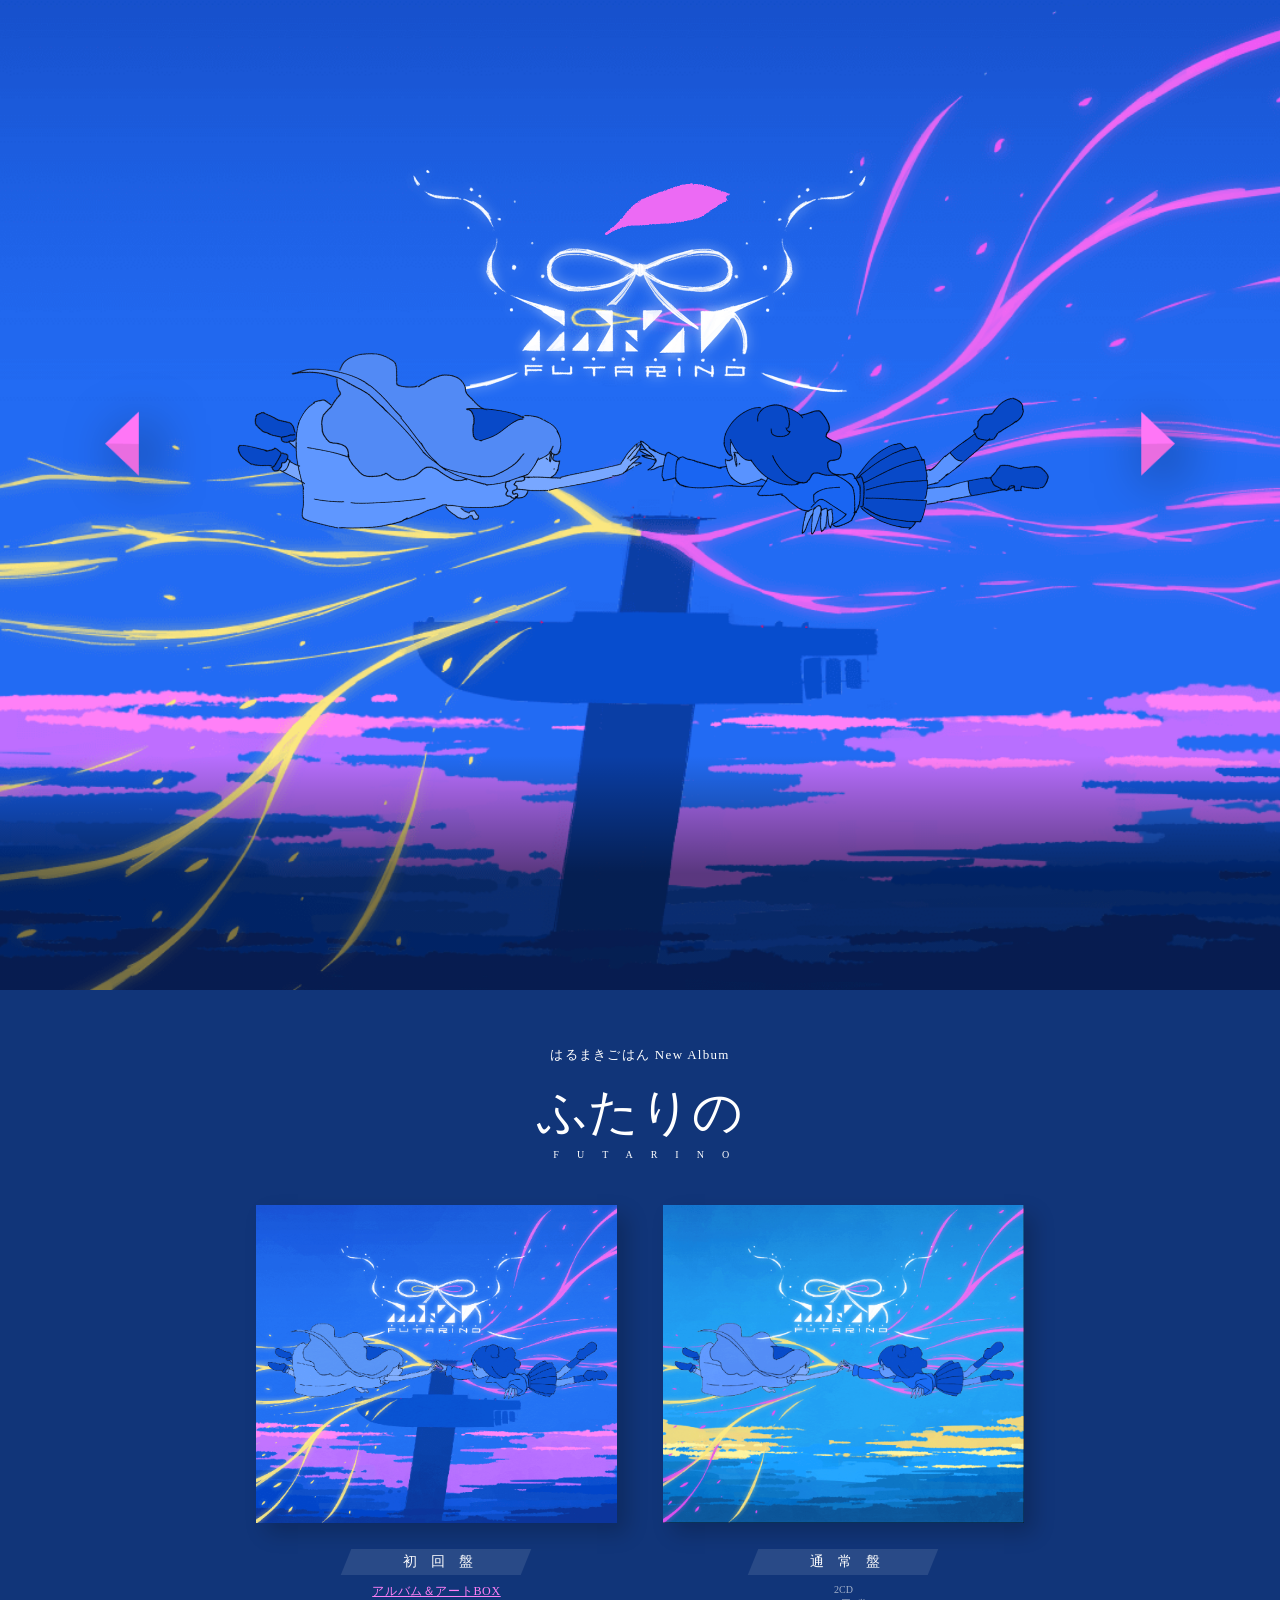
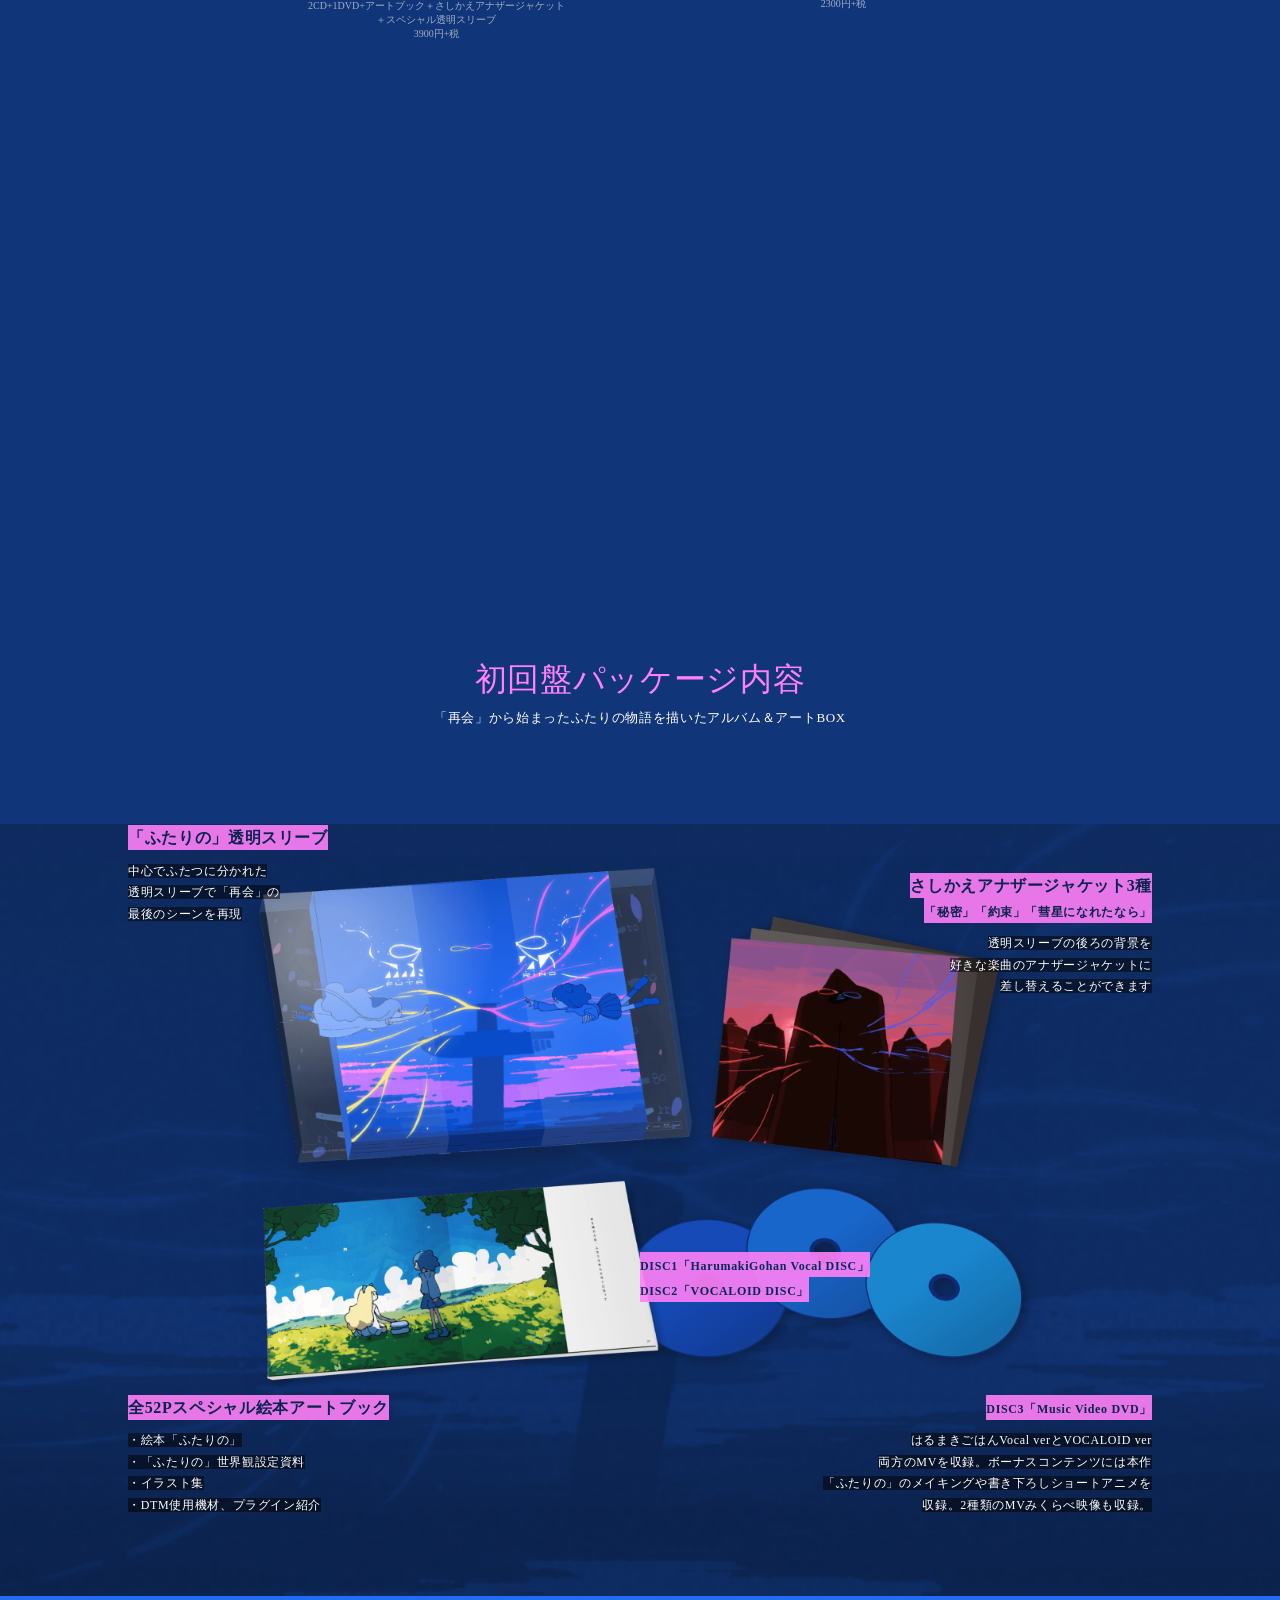
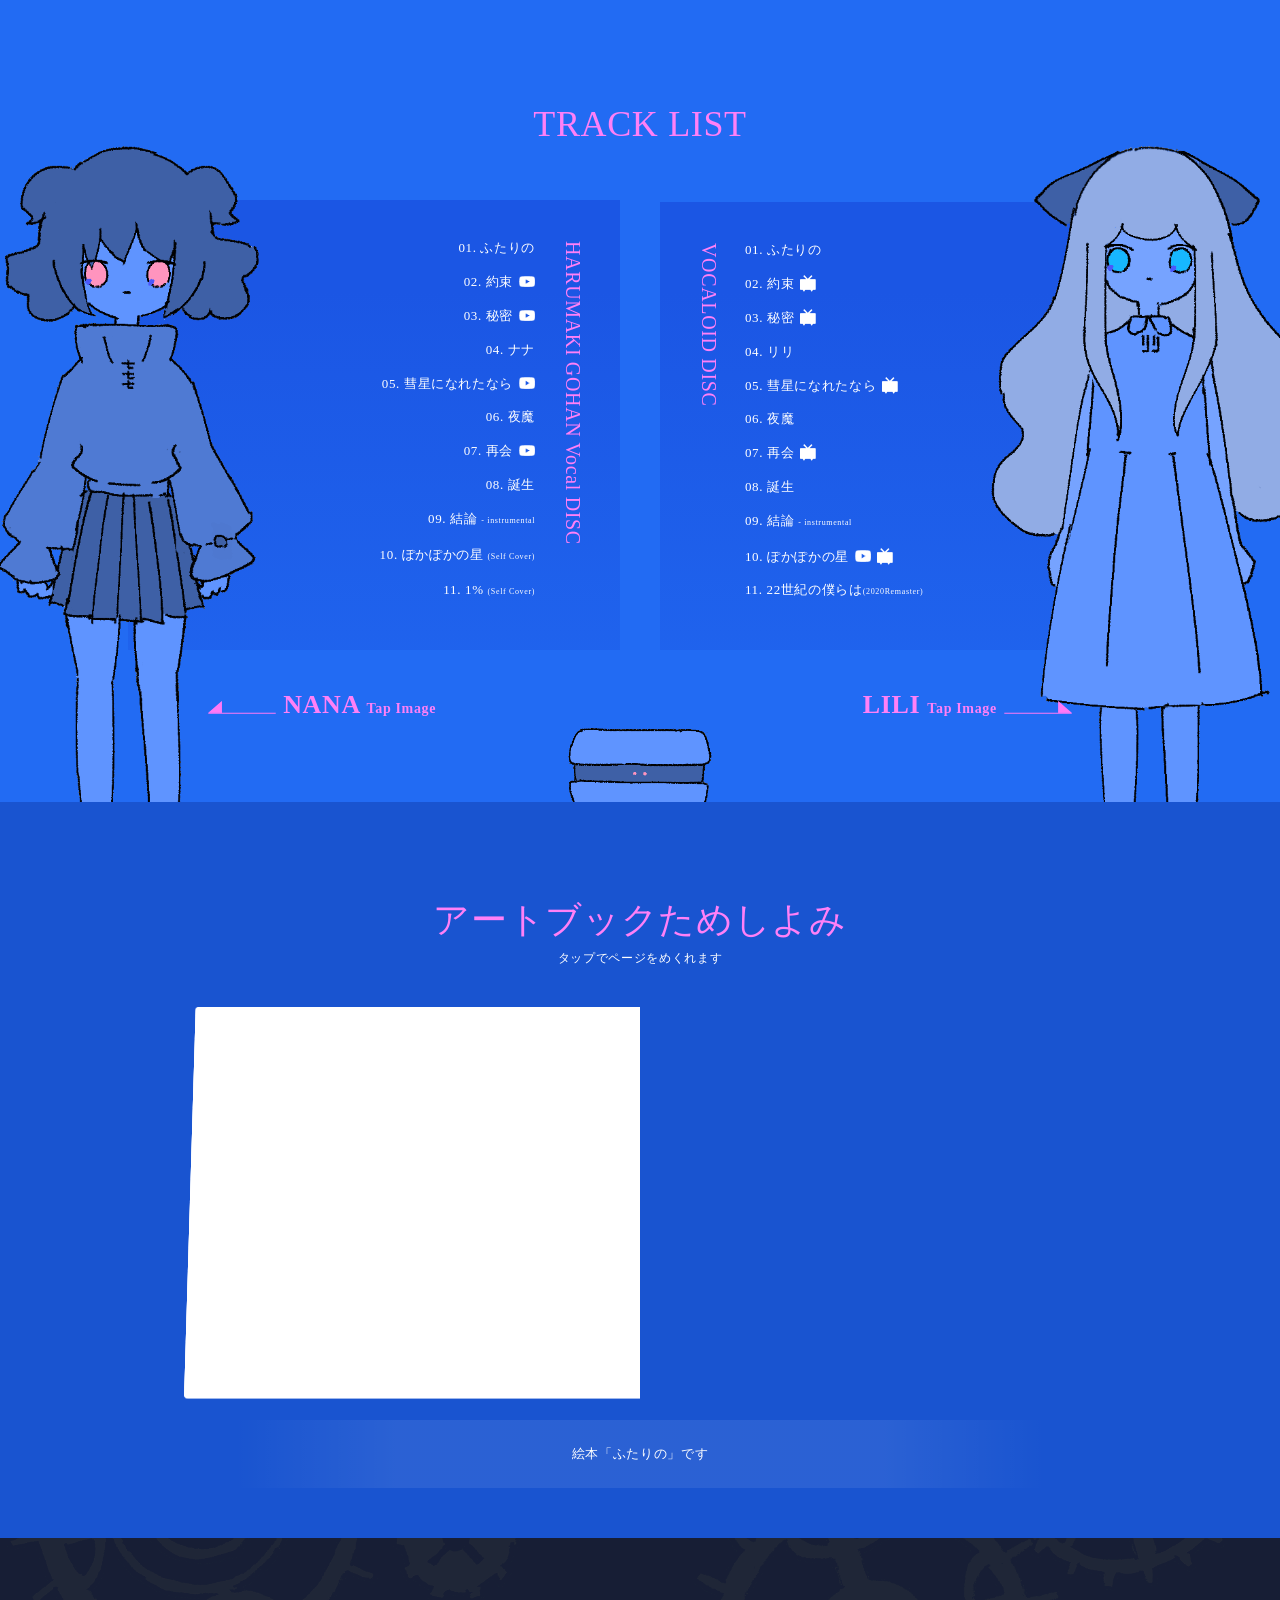
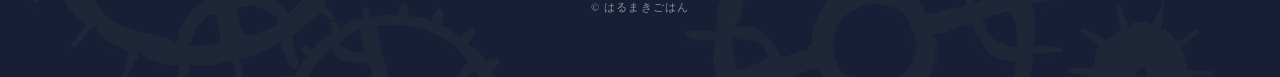
<file: index.html>
<!doctype html>
<html lang="ja">
<head>
  <meta charset="UTF-8" />
  <meta name="viewport" content="width=device-width, initial-scale=1.0" />
  <title>ふたりの / はるまきごはん New Album</title>
  <meta property="og:title" content="はるまきごはんNewアルバム「ふたりの」" />
  <meta property="og:image" content="./assets/img.png" />
  <meta name="description" content="はるまきごはんNewアルバム「ふたりの」特設サイト">
  <link rel="shortcut icon" type="image/x-icon" href="./assets/favicon.ico">
  <link rel="preload" href="./styles.css" as="style">
  <link rel="preload" href="./main.js" as="script">
  <link rel="preload" href="./assets/top_back.png" as="image">
  <link rel="preconnect" href="https://www.youtube.com">
  <link rel="preconnect" href="https://www.youtube-nocookie.com" crossorigin>
  <link rel="stylesheet" href="./styles.css" />
  <style>.loading{position:fixed;top:0;width:100%;height:100%;background-color:#226bf3;z-index:200;display:flex;justify-content:center;align-items:center;color:#fff;font-size:16px;letter-spacing:0.2em;transition:opacity 0.6s ease}.loading--hidden{opacity:0;pointer-events:none}</style>
</head>
<body>

  <!-- Loading -->
  <div class="loading" id="loading">Loading...</div>

  <div class="infi_wrap">

    <!-- ===== TOP (HERO) ===== -->
    <div class="top_wrap" id="topWrap">

      <div class="top_back_wrap" id="topBackWrap">
        <div class="top_back1"></div>
        <div class="top_back2"></div>
        <div class="top_back3"></div>
        <div class="top_back4"></div>
      </div>

      <div class="top_left" id="topLeft"></div>
      <div class="top_right" id="topRight"></div>

      <div class="top_jacket_wrap_wrap" id="jacketWrapWrap">
        <div class="top_jacket_wrap" id="jacketWrap">
          <div class="top_jacket_item" data-index="1"><img src="./assets/jacket1.png" class="top_jacket_img" alt="FUTARINO package artwork" width="1000" height="880"></div><!--
          --><div class="top_jacket_item" data-index="2"><img src="./assets/jacket2.png" class="top_jacket_img" alt="" width="1000" height="879"></div><!--
          --><div class="top_jacket_item" data-index="3"><img src="./assets/jacket3.png" class="top_jacket_img" alt="" width="1000" height="879"></div><!--
          --><div class="top_jacket_item" data-index="4"><img src="./assets/jacket4.png" class="top_jacket_img" alt="" width="1231" height="1082"></div>
        </div>
        <span class="top_another top_another_overlay" id="topAnother" aria-live="polite">
          "秘密"さしかえアナザージャケット
        </span>
        <div class="top_jacket_clear"><img src="./assets/jacket_clear.png" class="top_jacket_img" alt="" width="1400" height="1230"></div>
      </div>

      <img src="./assets/effect.png" class="top_effect" id="topEffect" alt="">
      <img src="./assets/hana.gif" class="top_hana" id="topHana" alt="">

      <div class="top_arrow_l_wrap" id="arrowLWrap">
        <button type="button" class="top_arrow_btn top_arrow_l" id="arrowL" aria-label="上一张">
          <img src="./assets/arrow_l.png" class="top_arrow_img" alt="">
        </button>
      </div>
      <div class="top_arrow_r_wrap" id="arrowRWrap">
        <button type="button" class="top_arrow_btn top_arrow_r" id="arrowR" aria-label="下一张">
          <img src="./assets/arrow_r.png" class="top_arrow_img" alt="">
        </button>
      </div>

      <div class="width_wrap">
        <img src="./assets/release.png" class="top_release" id="topRelease" alt="Release 2020.8.26">
        <div class="top_icon_wrap" id="topIconWrap">
          <img src="./assets/icon_haguruma.png" class="top_icon_haguruma" id="topHaguruma" alt="">
          <img src="./assets/icon.png" class="top_icon" id="topIcon" alt="">
        </div>
      </div>

      <div class="top_gra"></div>
    </div>

    <!-- ===== JACKET INFO ===== -->
    <div class="jacket_wrap">
      <div class="jacket_title_wrap fade">
        <span class="top_newalbum">はるまきごはん New Album</span>
        <span class="top_title">ふたりの</span>
        <span class="top_title_2">&nbsp;FUTARINO</span>
      </div>

      <div class="top_jacket2_wrap fade">
        <div class="jacket_s">
          <img src="./assets/shokai.png" alt="初回盤" loading="lazy">
          <span class="jacket_bar"><span class="jacket_bar_inner">&nbsp;初回盤</span></span>
          <a href="#shokai"><span class="pink underline">アルバム＆アートBOX</span></a>
          <span class="jacket_price">2CD+1DVD+アートブック<br class="sp">＋さしかえアナザージャケット<br>＋スペシャル透明スリーブ<br>3900円+税</span>
        </div><!--
        --><div class="jacket_t">
          <img src="./assets/tsuujou.png" alt="通常盤" loading="lazy">
          <span class="jacket_bar"><span class="jacket_bar_inner">&nbsp;通常盤</span></span>
          <span class="jacket_price">2CD<br>2300円+税</span>
        </div>
      </div>

      <div class="cf_width">
        <div class="cf_wrap">
          <iframe data-src="https://www.youtube.com/embed/dBviac7g2b0" class="cf fade" frameborder="0" allow="accelerometer; autoplay; encrypted-media; gyroscope; picture-in-picture" allowfullscreen></iframe>
        </div>
      </div>

      <span id="shokai" class="shokai_title fade">初回盤パッケージ内容</span>
      <span class="shokai_comment fade">「再会」から始まったふたりの物語を描いた<br class="sp">アルバム＆アートBOX</span>
    </div>

    <!-- ===== 3D SHOWCASE ===== -->
    <div class="threed_wrap">
      <div class="threed_width">
        <img src="./assets/3d.png" class="threed_3d fade" alt="3D product" loading="lazy">
        <img src="./assets/3d_sp.png" class="threed_3d_sp fade" alt="3D product" loading="lazy">

        <div class="threed_text_1 fade">
          <span class="threed_text_midashi">「ふたりの」透明スリーブ</span><br>
          <div class="threed_text_text_wrap">
            <span class="threed_text_text">中心でふたつに分かれた<br>透明スリーブで「再会」の<br>最後のシーンを再現</span>
          </div>
        </div>

        <div class="threed_text_2 fade">
          <span class="threed_text_midashi">
            さしかえアナザージャケット3種<br>
            <span class="threed_s">「秘密」「約束」「彗星になれたなら」</span>
          </span><br>
          <div class="threed_text_text_wrap">
            <span class="threed_text_text">透明スリーブの後ろの背景を<br>好きな楽曲のアナザージャケットに<br>差し替えることができます</span>
          </div>
        </div>

        <div class="threed_text_3 fade">
          <span class="threed_text_midashi">全52Pスペシャル絵本アートブック</span><br>
          <div class="threed_text_text_wrap">
            <span class="threed_text_text">・絵本「ふたりの」<br>・「ふたりの」世界観設定資料<br>・イラスト集<br>・DTM使用機材、プラグイン紹介</span>
          </div>
        </div>

        <div class="threed_text_4 fade">
          <span class="threed_text_midashi">
            <span class="threed_s">DISC1「HarumakiGohan Vocal DISC」<br>DISC2「VOCALOID DISC」</span>
          </span>
        </div>

        <div class="threed_text_5 fade">
          <span class="threed_text_midashi">
            <span class="threed_s">DISC3「Music Video DVD」</span>
          </span><br>
          <div class="threed_text_text_wrap">
            <span class="threed_text_text">はるまきごはんVocal verとVOCALOID ver<br>両方のMVを収録。ボーナスコンテンツには本作<br>「ふたりの」のメイキングや書き下ろしショートアニメを<br>収録。2種類のMVみくらべ映像も収録。</span>
          </div>
        </div>
      </div>
    </div>

    <!-- ===== TRACK LIST ===== -->
    <div class="list_wrap">
      <div class="list_width">
        <span class="list_title fade">TRACK LIST</span>

        <div class="list_gohan_wrap fade">
          <div class="list_gohan_text">
            01. ふたりの<br>
            02. 約束<a href="https://youtu.be/hL-lijONWFI" target="_blank"><img src="./assets/icon_yt.png" class="list_icon"></a><br>
            03. 秘密<a href="https://youtu.be/5gORqImwmj0" target="_blank"><img src="./assets/icon_yt.png" class="list_icon"></a><br>
            04. ナナ<br>
            05. 彗星になれたなら<a href="https://youtu.be/8jVXc6N4muc" target="_blank"><img src="./assets/icon_yt.png" class="list_icon"></a><br>
            06. 夜魔<br>
            07. 再会<a href="https://youtu.be/U0bTlwXLUmM" target="_blank"><img src="./assets/icon_yt.png" class="list_icon"></a><br>
            08. 誕生<br>
            09. 結論 <span class="list_s">- instrumental</span><br>
            10. ぽかぽかの星 <span class="list_s">(Self Cover)</span><br>
            11. 1% <span class="list_s">(Self Cover)</span>
          </div>
          <div class="list_gohan_title">
            HARUMAKI GOHAN Vocal DISC
          </div>
        </div><!--

        --><div class="list_vocalo_wrap fade">
          <div class="list_vocalo_title">
            VOCALOID DISC
          </div>
          <div class="list_gohan_text">
            01. ふたりの<br>
            02. 約束<a href="https://www.nicovideo.jp/watch/sm35680547" target="_blank"><img src="./assets/icon_nico.png" class="list_icon"></a><br>
            03. 秘密<a href="https://www.nicovideo.jp/watch/sm36748469" target="_blank"><img src="./assets/icon_nico.png" class="list_icon"></a><br>
            04. リリ<br>
            05. 彗星になれたなら<a href="https://www.nicovideo.jp/watch/sm37052227" target="_blank"><img src="./assets/icon_nico.png" class="list_icon"></a><br>
            06. 夜魔<br>
            07. 再会<a href="https://www.nicovideo.jp/watch/sm35330510" target="_blank"><img src="./assets/icon_nico.png" class="list_icon"></a><br>
            08. 誕生<br>
            09. 結論 <span class="list_s">- instrumental</span><br>
            10. ぽかぽかの星<a href="https://youtu.be/LxC0kD-GuBQ" target="_blank"><img src="./assets/icon_yt.png" class="list_icon"></a><a href="https://www.nicovideo.jp/watch/sm36109927" target="_blank"><img src="./assets/icon_nico.png" class="list_icon"></a><br>
            11. 22世紀の僕らは<span class="list_s">(2020Remaster)</span>
          </div>
        </div>

        <div class="list_nana fade_nana"><img src="./assets/nana.gif" loading="lazy"></div>
        <div class="list_lili fade_lili"><img src="./assets/lili.gif" loading="lazy"></div>
        <div class="list_macaron fade_50per"><img src="./assets/macaron.gif" loading="lazy"></div>

        <span class="list_name list_name_nana fade"><img src="./assets/list_arrow_l.png" class="list_arrow_l" loading="lazy">&nbsp;NANA <span class="list_tap">Tap Image</span></span>
        <span class="list_name list_name_lili fade">LILI <span class="list_tap">Tap Image</span>&nbsp;<img src="./assets/list_arrow_r.png" class="list_arrow_r" loading="lazy"></span>
      </div>
    </div>

    <!-- ===== CHARACTER MODALS ===== -->
    <div class="modal modal_gohan_wrap" id="modalGohan">
      <div class="modal_bg"></div>
      <div class="modal_width_gohan">
        <div class="modal_gohan_frame">
          <div class="modal_gohan_bg"></div>
          <div class="modal_frame_inner">
            <span class="modal_name">はるまきごはん</span><br>
            Music / Illust / Animation<br>好きなもの：ばあちゃんち
          </div>
        </div>
        <img src="./assets/icon.png" class="modal_gohan_img" id="modalGohanImg" loading="lazy">
      </div>
    </div>

    <div class="modal modal_nana_wrap" id="modalNana">
      <div class="modal_bg"></div>
      <div class="modal_width_nana">
        <div class="modal_nana_frame">
          <div class="modal_nana_bg" data-bg="./assets/nana_bg.png"></div>
          <div class="modal_frame_inner">
            <span class="modal_name">ナナ</span>&nbsp;-&nbsp;NANA<br>
            真面目で努力家だけど<br class="sp">上手く行かない事が多い<br>
            お父さんから貰ったお掃除ロボ<br class="sp">「マカロン」を飼っている<br>
            好きなもの：夜
          </div>
        </div>
        <img src="./assets/nana.gif" class="modal_nana_img" id="modalNanaImg" loading="lazy">
      </div>
    </div>

    <div class="modal modal_lili_wrap" id="modalLili">
      <div class="modal_bg"></div>
      <div class="modal_width_lili">
        <div class="modal_lili_frame">
          <div class="modal_lili_bg" data-bg="./assets/lili_bg.png"></div>
          <div class="modal_frame_inner">
            <span class="modal_name">リリ</span>&nbsp;-&nbsp;LILI<br>
            わりとなんでも<br class="sp">こなしてしまう天才肌<br>
            お金持ちの家に産まれた<br>
            好きなもの：おにぎり
          </div>
        </div>
        <img src="./assets/lili.gif" class="modal_lili_img" id="modalLiliImg" loading="lazy">
      </div>
    </div>

    <div class="modal modal_macaron_wrap" id="modalMacaron">
      <div class="modal_bg"></div>
      <div class="modal_width_macaron">
        <div class="modal_macaron_frame">
          <div class="modal_macaron_bg" data-bg="./assets/macaron_bg.png"></div>
          <div class="modal_frame_inner">
            <span class="modal_name">マカロン</span>&nbsp;-&nbsp;MACARON<br>
            ナナの部屋をお掃除し続けてきたお掃除ロボ<br>
            お掃除以外にも色々な機能がある<br>
            好きなもの：ハッピーエンド
          </div>
        </div>
        <img src="./assets/macaron.gif" class="modal_macaron_img" id="modalMacaronImg" loading="lazy">
      </div>
    </div>

    <!-- ===== ARTBOOK ===== -->
    <div class="artbook_wrap">
      <span class="artbook_title fade">アートブックためしよみ</span>
      <span class="artbook_sub fade">タップでページをめくれます</span>

      <div class="fade">
        <div class="book_wrap">
          <div class="book bound">
            <div class="pages" id="bookPages">
              <div class="page pg1 flipped"><img src="./assets/jacket1.png" class="pageimg" loading="lazy" width="1000" height="880"></div>
              <div class="page pg2 flipped"><img src="./assets/img2.png" class="pageimg" loading="lazy" width="1400" height="1229"></div>
              <div class="page pg3 flipped"><img src="./assets/img3.png" class="pageimg" loading="lazy" width="1400" height="1229"></div>
              <div class="page pg4 flipped"><img src="./assets/img4.png" class="pageimg" loading="lazy" width="1400" height="1229"></div>
              <div class="page pg5 flipped"><img src="./assets/img5.png" class="pageimg" loading="lazy" width="1400" height="1229"></div>
              <div class="page pg6 flipped"><img src="./assets/img6.png" class="pageimg" loading="lazy" width="1400" height="1229"></div>
              <div class="page pg7 flipped"><img src="./assets/img7.png" class="pageimg" loading="lazy" width="1400" height="1229"></div>
              <div class="page pg8 flipped"><img src="./assets/img8.png" class="pageimg" loading="lazy" width="1400" height="1229"></div>
              <div class="page pg9 flipped"><img src="./assets/img9.png" class="pageimg" loading="lazy" width="1400" height="1229"></div>
              <div class="page pg10 flipped"><img src="./assets/img10.png" class="pageimg" loading="lazy" width="1400" height="1229"></div>
              <div class="page pg11"><img src="./assets/img11.png" class="pageimg" loading="lazy" width="1400" height="1229"></div>
              <div class="page pg12"><img src="./assets/img12.png" class="pageimg" loading="lazy" width="806" height="708"></div>
            </div>
          </div>
        </div>

        <div class="artbook_width">
          <div class="page_text">
            <span class="page_text1">ためしよみ　おしまい</span>
            <span class="page_text2">はるまきごはんの音楽・映像のメイキング・使用機材を解説したり、<br class="pc">イラスト集があったりと、豪華な全52Pアートブックです</span>
            <span class="page_text3">世界観設定資料「わたしたちが生きた世界」です</span>
            <span class="page_text4">絵本は歌詞ブックレットも兼ねてます</span>
            <span class="page_text5">不穏な空気</span>
            <span class="page_text6">絵本「ふたりの」です</span>
            <span class="page_text7">ためしよみ　スペシャルアートブック</span>
          </div>
        </div>
      </div>
    </div>

    <!-- ===== FOOTER ===== -->
    <div class="footer">
      <p class="footer_text">&copy; はるまきごはん</p>
    </div>

  </div>

  <script src="./main.js" defer></script>
</body>
</html>
</file>
<file: styles.css>
/* ========================================
   RESET & BASE
   ======================================== */
* { box-sizing: border-box; }
ul { padding-left: 0; }
li { list-style: none; }

html, body {
  margin: 0;
  padding: 0;
  min-height: 100%;
}

body {
  background-color: #226bf3;
  color: #fff;
  font-size: 13px;
  line-height: 1.8em;
  letter-spacing: 0.05em;
  font-family: "游明朝", YuMincho, "ヒラギノ明朝 ProN W3", "Hiragino Mincho ProN", "Yu Mincho", "Times New Roman", Georgia, serif;
  text-align: center;
  overflow-x: hidden;
}

a { color: #ff80f7; text-decoration: none; }
img { margin: 0; padding: 0; vertical-align: bottom; max-width: 100%; }
p { margin: 0; }
.underline { text-decoration: underline; }

.sp { display: none; }
.pc { display: block; }

@media screen and (max-width: 768px) {
  .sp { display: block; }
  .pc { display: none; }
}

/* ========================================
   LOADING
   ======================================== */
.loading {
  position: fixed;
  top: 0;
  width: 100%;
  height: 100%;
  background-color: #226bf3;
  z-index: 200;
  display: flex;
  justify-content: center;
  align-items: center;
  color: #fff;
  font-size: 16px;
  letter-spacing: 0.2em;
  transition: opacity 0.6s ease;
}

.loading--hidden {
  opacity: 0;
  pointer-events: none;
}

/* ========================================
   TOP (HERO SECTION)
   ======================================== */
.top_wrap {
  position: relative;
  width: 100%;
  height: calc(100vh + 10vh);
  text-align: center;
  overflow: hidden;
  background-color: #226bf3;
}

@media screen and (max-width: 830px), (orientation: portrait) {
  .top_wrap { height: 100vw; }
}

/* --- Background layers --- */
.top_back_wrap {
  position: absolute;
  width: 100%;
  height: 100%;
  top: 0;
}

.top_back1, .top_back2, .top_back3, .top_back4 {
  position: absolute;
  width: 100%;
  height: calc(100vh + 10vh);
  top: 0;
  background-position: center top;
  background-repeat: no-repeat;
  background-size: auto calc(100vh + 260px);
  transition: opacity 0.5s ease;
}

@media screen and (min-aspect-ratio: 2/1) {
  .top_back1, .top_back2, .top_back3, .top_back4 {
    background-size: calc(100% + 320px) auto;
  }
}

.top_back1 {
  background-image: url("./assets/top_back.png");
}

.top_back2 {
  display: none;
  background-image: url("./assets/top_back2.png");
}

.top_back3 {
  display: none;
  background-image: url("./assets/top_back3.png");
}

.top_back4 {
  display: none;
  background-image: url("./assets/top_back4.png");
}

@media screen and (max-width: 830px), (orientation: portrait) {
  .top_back1, .top_back2, .top_back3, .top_back4 {
    height: 100%;
    background-size: 100% auto;
  }
  .top_back1 { background-image: url("./assets/top_back_sp.png"); }
  .top_back2 { background-image: url("./assets/top_back2_sp.png"); }
  .top_back3 { background-image: url("./assets/top_back3_sp.png"); }
  .top_back4 { background-image: url("./assets/top_back4_sp.png"); }
}

/* --- Side characters --- */
.top_left {
  position: absolute;
  top: 0;
  left: -25%;
  width: 50%;
  height: 100vh;
  opacity: 0;
  background-position: right center;
  background-repeat: no-repeat;
  background-size: contain;
  background-image: url("./assets/top_left.png");
  transition: filter 0.8s ease;
}

.top_left--blur {
  filter: blur(6px);
}

.top_right {
  position: absolute;
  top: 0;
  right: -25%;
  width: 50%;
  height: 100vh;
  opacity: 0;
  background-position: left center;
  background-repeat: no-repeat;
  background-size: contain;
  background-image: url("./assets/top_right.png");
  transition: filter 0.8s ease;
}

.top_right--blur {
  filter: blur(6px);
}

@media screen and (max-width: 830px), (orientation: portrait) {
  .top_left {
    background-image: url("./assets/top_left_sp.png");
    top: 50%;
    transform: translateY(-50%);
  }
  .top_right {
    background-image: url("./assets/top_right_sp.png");
    top: 50%;
    transform: translateY(-50%);
  }
}

/* --- Jacket slider --- */
.top_jacket_wrap_wrap {
  position: relative;
  top: 50%;
  margin: 0 auto;
  opacity: 0;
  overflow: hidden;
  filter: drop-shadow(10px 10px 26px rgba(0, 0, 0, 0.6));
  transform: translateY(calc(-50% - 5vh)) translateZ(0);
  z-index: 5;
}

@media screen and (max-width: 830px), (orientation: portrait) {
  .top_jacket_wrap_wrap {
    top: 8%;
    transform: translateY(0);
  }
}

.top_jacket_wrap {
  position: relative;
  width: 500%;
  margin: 0 auto;
  font-size: 0;
  white-space: nowrap;
}

.top_jacket_item {
  position: relative;
  display: inline-block;
  width: calc(100% / 5);
  vertical-align: top;
  text-align: center;
}

.top_jacket_clear {
  position: absolute;
  width: 100%;
  top: 0;
  left: 0;
  transform: translateZ(0);
  pointer-events: none;
}

.top_jacket_img {
  height: 85vh;
  width: auto;
}

@media screen and (max-width: 830px), (orientation: portrait) {
  .top_jacket_img {
    width: 84%;
    height: auto;
  }
}

.top_another {
  position: absolute;
  width: 50%;
  padding: 6px;
  top: 20px;
  left: 50%;
  transform: translateX(-50%);
  z-index: 10;
  background: linear-gradient(to left, rgba(255,255,255,0) 0%, rgba(255,255,255,0.2) 20%, rgba(255,255,255,0.2) 80%, rgba(255,255,255,0) 100%);
  white-space: nowrap;
}

@media screen and (max-width: 425px) {
  .top_another {
    width: 80%;
    padding: 0;
    top: 10px;
    font-size: 10px;
  }
}

.top_another_overlay {
  display: none;
  left: 50%;
  transform: translateX(-50%);
  pointer-events: none;
  z-index: 12;
}

.top_another_overlay.is-visible {
  display: block;
}

/* --- Effect / Hana overlay --- */
.top_effect, .top_hana {
  display: none;
  position: absolute;
  pointer-events: none;
  z-index: 6;
}

.top_effect {
  width: 10%;
  top: calc(50% - 10vh);
  left: 50%;
  transform: translateX(-50%) translateY(-50%);
}

.top_hana {
  width: 100%;
  top: calc(50% - 10vh);
  left: 50%;
  transform: translateX(-50%) translateY(-50%);
}

@media screen and (max-width: 425px) {
  .top_effect {
    top: calc(50% - 4%);
    transform: translateX(-50%) translateY(-50%);
  }
}

/* --- Arrows --- */
.top_arrow_l_wrap, .top_arrow_r_wrap {
  z-index: 100;
  position: absolute;
  top: 0;
  width: 100%;
  height: 100%;
  pointer-events: none;
}

.top_arrow_l_wrap { left: 0; }
.top_arrow_r_wrap { right: 0; }

@media screen and (max-width: 830px), (orientation: portrait) {
  .top_arrow_l_wrap, .top_arrow_r_wrap { top: 8%; }
}

.top_arrow_btn {
  display: block;
  padding: 0;
  border: 0;
  background: transparent;
  appearance: none;
  -webkit-appearance: none;
  opacity: 1;
  transition: transform 180ms ease, filter 180ms ease, opacity 180ms ease;
}

.top_arrow_l, .top_arrow_r {
  display: block;
  position: absolute;
  top: 40%;
  width: 80px;
  height: auto;
  cursor: pointer;
  filter: drop-shadow(10px 10px 26px rgba(0, 0, 0, 0.6));
  pointer-events: auto;
}

.top_arrow_btn:focus-visible {
  outline: 2px solid rgba(255, 255, 255, 0.9);
  outline-offset: 4px;
}

.top_arrow_btn:hover {
  filter: brightness(1.08);
}

.top_arrow_btn:active {
  transform: translateY(-50%) scale(0.96);
}

.top_arrow_img {
  /* margin: 120px 0 0 0 ; */
  display: block;
  width: 100%;
  height: auto;
}

.top_arrow_l {
  left: calc(50% - 62vh);
  transform: translateY(-50%);
  animation: arrowMoveR 2s ease infinite;
}

.top_arrow_r {
  right: calc(50% - 62vh);
  transform: translateY(-50%);
  animation: arrowMoveL 2s ease infinite;
}

@keyframes arrowMoveR {
  0%, 100% { transform: translateY(-50%) translateX(0); }
  50% { transform: translateY(-50%) translateX(16px); }
}

@keyframes arrowMoveL {
  0%, 100% { transform: translateY(-50%) translateX(0); }
  50% { transform: translateY(-50%) translateX(-16px); }
}

@media screen and (max-width: 1024px) {
  .top_arrow_l { left: 3vw; }
  .top_arrow_r { right: 3vw; }
}

@media screen and (max-width: 830px), (orientation: portrait) {
  .top_arrow_l { left: 1vw; }
  .top_arrow_r { right: 1vw; }
}

@media screen and (max-width: 425px) {
  .top_arrow_l, .top_arrow_r { width: 58px; }
  .top_arrow_l { left: -2vw; animation: arrowMoveR_sp 2s ease infinite; }
  .top_arrow_r { right: -2vw; animation: arrowMoveL_sp 2s ease infinite; }
}

@keyframes arrowMoveR_sp {
  0%, 100% { transform: translateY(-50%) translateX(0); }
  50% { transform: translateY(-50%) translateX(10px); }
}

@keyframes arrowMoveL_sp {
  0%, 100% { transform: translateY(-50%) translateX(0); }
  50% { transform: translateY(-50%) translateX(-10px); }
}

/* --- Bottom bar (release + icon) --- */
.width_wrap {
  position: absolute;
  width: calc(100% - 32px);
  bottom: 10vh;
  left: 50%;
  transform: translateX(-50%);
  max-width: 1024px;
  z-index: 10;
}

@media screen and (max-width: 830px), (orientation: portrait) {
  .width_wrap { bottom: 5vh; }
}

.top_release {
  display: none;
  position: absolute;
  bottom: 3vh;
  left: 0;
  height: 16vh;
}

@media screen and (max-width: 830px), (orientation: portrait) {
  .top_release {
    bottom: 0;
    width: 45%;
    height: auto;
  }
}

.top_gra {
  position: absolute;
  width: 100%;
  bottom: 0;
  left: 0;
  height: 26vh;
  background: linear-gradient(rgba(0,0,0,0), rgba(0,0,0,0.5) 50%);
  z-index: 0;
}

.top_icon_wrap {
  display: none;
  position: absolute;
  bottom: 3vh;
  right: 0;
  width: 152px;
  height: 152px;
  filter: drop-shadow(0 0 2px rgba(255, 255, 255, 0.3));
  transform: translateZ(0);
  overflow: hidden;
  cursor: pointer;
}

@media screen and (max-width: 830px), (orientation: portrait) {
  .top_icon_wrap {
    bottom: -6px;
    width: 25%;
    height: 25%;
    overflow: visible;
  }
}

.top_icon_haguruma, .top_icon {
  position: absolute;
  width: 100%;
  bottom: 0;
  right: 0;
}

/* ========================================
   JACKET INFO SECTION
   ======================================== */
.top_newalbum {
  display: block;
  letter-spacing: 0.1em;
  line-height: 1em;
}

@media screen and (max-width: 767px) {
  .top_newalbum { font-size: 12px; }
}

.top_title {
  display: block;
  font-size: 50px;
  line-height: 1em;
  margin-top: 26px;
}

@media screen and (max-width: 767px) {
  .top_title { font-size: 36px; margin-top: 20px; }
}

.top_title_2 {
  display: block;
  font-size: 10px;
  line-height: 1.6em;
  letter-spacing: 1.8em;
  margin-top: 10px;
  margin-bottom: 42px;
}

@media screen and (max-width: 767px) {
  .top_title_2 { font-size: 8px; letter-spacing: 1.6em; }
}

.jacket_wrap {
  position: relative;
  margin-top: 0;
  padding-top: 58px;
  background-color: rgba(0, 0, 0, 0.5);
  padding-bottom: 100px;
}

@media screen and (max-width: 767px) {
  .jacket_wrap {
    padding-top: 20px;
    overflow: hidden;
    padding-bottom: calc(32px + 36px);
  }
}

.jacket_title_wrap {
  padding: 0 36px;
}

.top_jacket2_wrap {
  width: calc(100% - 72px);
  max-width: 768px;
  margin: 0 auto;
  z-index: 10;
}

@media screen and (max-width: 767px) {
  .top_jacket2_wrap { width: calc(100% - 32px); }
}

.jacket_t, .jacket_s {
  position: relative;
  display: inline-block;
  width: calc(50% - 3%);
  vertical-align: top;
}

@media screen and (max-width: 767px) {
  .jacket_t, .jacket_s {
    width: calc(50% - 8px);
    margin-bottom: 32px;
  }
}

.jacket_s { margin-right: 6%; }

@media screen and (max-width: 767px) {
  .jacket_s { margin-right: 16px; }
}

.jacket_s img, .jacket_t img {
  width: 100%;
  box-shadow: 10px 10px 20px rgba(0, 0, 0, 0.2);
}

.jacket_bar {
  display: inline-block;
  width: 50%;
  height: 26px;
  margin-top: 26px;
  margin-bottom: 8px;
  font-size: 14px;
  letter-spacing: 1em;
  line-height: 26px;
  background-color: rgba(255, 255, 255, 0.1);
  transform: skew(-22deg, 0deg);
}

@media screen and (max-width: 767px) {
  .jacket_bar {
    width: 80%;
    height: 20px;
    font-size: 10px;
    line-height: 20px;
    margin-top: 16px;
  }
}

.jacket_bar_inner {
  display: block;
  transform: skew(22deg, 0deg);
}

.jacket_price {
  display: block;
  opacity: 0.6;
  font-size: 10px;
  line-height: 1.4em;
  letter-spacing: 0;
}

.pink {
  display: block;
  font-size: 12px;
  line-height: 1.4em;
}

/* --- YouTube embed --- */
.cf_width {
  width: 80%;
  max-width: 768px;
  height: auto;
  margin: 80px auto 0;
}

@media screen and (max-width: 768px) { .cf_width { margin-top: 26px; } }
@media screen and (max-width: 425px) { .cf_width { margin-top: 0; } }

.cf_wrap {
  position: relative;
  width: 100%;
  padding: 56.25% 0 0;
  margin: 36px auto 0;
}

.cf {
  position: absolute;
  top: 0;
  left: 0;
  width: 100%;
  height: 100%;
}

.shokai_title {
  display: block;
  margin-top: 110px;
  color: #ff80f7;
  font-size: 32px;
  line-height: 1em;
}

@media screen and (max-width: 768px) { .shokai_title { margin-top: 80px; font-size: 26px; } }
@media screen and (max-width: 425px) { .shokai_title { margin-top: 50px; font-size: 20px; } }

.shokai_comment {
  display: block;
  margin-top: 16px;
  line-height: 1em;
}

@media screen and (max-width: 425px) { .shokai_comment { font-size: 10px; } }

/* ========================================
   3D SHOWCASE SECTION
   ======================================== */
.threed_wrap {
  position: relative;
  width: 100%;
  background-position: center center;
  background-image: url("./assets/3d_back.png");
  background-repeat: no-repeat;
  background-size: cover;
}

.threed_width {
  position: relative;
  width: calc(100% - 10vw);
  max-width: 1024px;
  margin: 0 auto;
  padding: 100px 0;
}

@media screen and (max-width: 768px) {
  .threed_width { width: 100%; padding: 60px 20px; }
}

.threed_3d {
  width: 62vw;
  max-width: 800px;
  height: auto;
  margin: 0 auto;
  margin-top: -68px;
  margin-bottom: 94px;
  z-index: 10;
  position: relative;
}

.threed_3d_sp {
  display: none;
  width: 100%;
  height: auto;
  margin: 0 auto;
  margin-top: -36px;
  margin-bottom: 72px;
  z-index: 10;
  position: relative;
}

@media screen and (max-width: 768px) {
  .threed_3d { display: none; }
  .threed_3d_sp { display: inline-block; }
}

.threed_text_1, .threed_text_2, .threed_text_3, .threed_text_4, .threed_text_5 {
  position: absolute;
  z-index: 10;
}

.threed_text_1 { top: 2px; left: 0; text-align: left; }
.threed_text_2 { top: 50px; right: 0; text-align: right; }
.threed_text_3 { bottom: 80px; left: 0; text-align: left; }
.threed_text_4 { bottom: calc(20% + 140px); left: 50%; text-align: left; }
.threed_text_5 { bottom: 80px; right: 0; text-align: right; }

@media screen and (max-width: 768px) {
  .threed_text_1 { top: -10px; right: 0; text-align: right; }
  .threed_text_2 { top: 36vw; left: 0; text-align: left; }
  .threed_text_3 { top: 72vw; right: 0; text-align: right; }
  .threed_text_4 { bottom: calc(10vw + 104px); left: 0; }
  .threed_text_5 { bottom: 10vw; left: 0; text-align: left; }
}

@media screen and (max-width: 425px) {
  .threed_text_2 { top: 30vw; }
  .threed_text_3 { top: 64vw; }
  .threed_text_4 { bottom: calc(10vw + 85px); left: 0; }
}

.threed_text_midashi {
  font-size: 16px;
  color: #0b234e;
  font-weight: bold;
  background-color: #ff80f7;
  padding: 4px 0;
  opacity: 0.9;
}

@media screen and (max-width: 425px) { .threed_text_midashi { font-size: 12px; } }

.threed_s {
  font-size: 12px;
  line-height: 1.2em;
}

@media screen and (max-width: 768px) { .threed_s { font-size: 10px; } }

.threed_text_text_wrap {
  margin-top: 10px;
  line-height: 1.8em;
  font-size: 12px;
}

@media screen and (max-width: 425px) { .threed_text_text_wrap { margin-top: 6px; font-size: 10px; } }

.threed_text_text {
  background-color: rgba(0, 0, 0, 0.5);
}

@media screen and (max-width: 768px) {
  .threed_text_text {
    display: block;
    background-color: transparent;
    line-height: 1.4em;
  }
}

/* ========================================
   TRACK LIST SECTION
   ======================================== */
.list_wrap {
  position: relative;
  overflow: hidden;
}

.list_width {
  position: relative;
  width: 100%;
  max-width: 1024px;
  margin: 0 auto;
}

.list_title {
  display: block;
  margin-top: 110px;
  color: #ff80f7;
  font-size: 36px;
  line-height: 1em;
}

@media screen and (max-width: 767px) {
  .list_title { margin-top: 58px; font-size: 26px; }
}

.list_gohan_wrap {
  display: inline-block;
  margin-top: 58px;
  width: calc(50% - 2%);
  margin-right: 4%;
  margin-bottom: 152px;
  padding: 4% 3%;
  text-align: right;
  line-height: 2.6em;
  background: linear-gradient(rgba(27,86,228,1) 20%, rgba(27,86,228,0.4) 100%);
}

@media screen and (max-width: 767px) {
  .list_gohan_wrap {
    display: block;
    margin-top: 32px;
    margin-bottom: 94px;
    margin-right: auto;
    margin-left: 0;
    padding: 32px 26px;
    width: calc(100% - 42px);
    line-height: 2em;
  }
}

.list_vocalo_wrap {
  display: inline-block;
  margin-top: 58px;
  margin-bottom: 152px;
  width: calc(50% - 2%);
  padding: 4% 3%;
  text-align: left;
  line-height: 2.6em;
  background: linear-gradient(rgba(27,86,228,1) 20%, rgba(27,86,228,0.4) 100%);
}

@media screen and (max-width: 767px) {
  .list_vocalo_wrap {
    display: block;
    margin-left: auto;
    margin-right: 0;
    padding: 32px 26px;
    width: calc(100% - 36px);
    line-height: 2em;
    margin-bottom: 94px;
  }
}

.list_vocalo_title {
  display: inline-block;
  writing-mode: vertical-rl;
  font-size: 20px;
  color: #ff80f7;
  vertical-align: top;
  margin-right: 16px;
}

.list_gohan_title {
  display: inline-block;
  writing-mode: vertical-rl;
  font-size: 20px;
  color: #ff80f7;
  vertical-align: top;
  margin-left: 16px;
}

@media screen and (max-width: 900px) {
  .list_vocalo_title { font-size: 16px; margin-right: 10px; }
  .list_gohan_title { font-size: 16px; margin-left: 10px; }
}

.list_gohan_text {
  display: inline-block;
  margin-top: -10px;
}

@media screen and (max-width: 767px) { .list_gohan_text { font-size: 12px; } }
@media screen and (max-width: 320px) { .list_gohan_text { font-size: 10px; } }

.list_s { font-size: 8px; }

.list_icon {
  width: 16px;
  margin-top: -3px;
  margin-left: 6px;
  vertical-align: middle;
}

/* --- Character images --- */
.list_nana {
  position: absolute;
  top: 40px;
  left: calc(-340px / 2);
}

.list_lili {
  position: absolute;
  top: 40px;
  right: calc(-340px / 2);
}

.list_nana img {
  width: 340px;
  transition-duration: 0.5s;
  cursor: pointer;
}

.list_lili img {
  width: 340px;
  transition-duration: 0.5s;
  cursor: pointer;
}

.list_nana img:hover { transform: translateX(4%); }
.list_lili img:hover { transform: translateX(-4%); }

@media screen and (max-width: 900px) {
  .list_nana { left: calc(-230px / 2); }
  .list_lili { right: calc(-230px / 2); }
  .list_nana img { width: 230px; }
  .list_lili img { width: 230px; }
  .list_nana img:hover { transform: none; }
  .list_lili img:hover { transform: none; }
}

@media screen and (max-width: 767px) {
  .list_nana { left: calc(-180px / 2); }
  .list_lili { top: 480px; right: calc(-180px / 2); }
  .list_nana img { width: 180px; }
  .list_lili img { width: 180px; }
}

.list_name {
  font-size: 26px;
  line-height: 1em;
  color: #ff80f7;
  pointer-events: none;
  font-weight: bold;
}

@media screen and (max-width: 767px) {
  .list_name { font-size: 22px; }
}

.list_name_nana {
  display: inline-block;
  position: absolute;
  bottom: 80px;
  left: 80px;
}

.list_name_lili {
  display: inline-block;
  position: absolute;
  bottom: 80px;
  right: 80px;
}

@media screen and (max-width: 767px) {
  .list_name_nana { top: 424px; bottom: -50px; left: auto; right: 42px; }
  .list_name_lili { bottom: -50px; right: auto; left: 42px; }
}

.list_tap { font-size: 14px; }
@media screen and (max-width: 767px) { .list_tap { font-size: 12px; } }

.list_arrow_l {
  width: 68px;
  vertical-align: middle;
  animation: listArrowL 1.5s ease infinite;
}

.list_arrow_r {
  width: 68px;
  vertical-align: middle;
  animation: listArrowR 1.5s ease infinite;
}

@keyframes listArrowL {
  0%, 100% { transform: translateX(0); }
  50% { transform: translateX(-16px); }
}

@keyframes listArrowR {
  0%, 100% { transform: translateX(0); }
  50% { transform: translateX(16px); }
}

@media screen and (max-width: 767px) {
  .list_arrow_l, .list_arrow_r { width: 36px; }
}

.list_macaron {
  position: absolute;
  width: 14%;
  min-width: 130px;
  min-height: 74px;
  bottom: 0;
  left: 50%;
  transform: translateX(-50%);
}

.list_macaron img {
  width: 100%;
  margin-bottom: -20px;
  transition-duration: 0.5s;
  cursor: pointer;
}

.list_macaron img:hover {
  transform: translateY(-8%);
}

@media screen and (max-width: 767px) {
  .list_macaron { width: 110px; min-width: auto; min-height: 46px; bottom: -150px; }
}

/* ========================================
   MODALS
   ======================================== */
.modal {
  display: none;
  position: fixed;
  top: 0;
  left: 0;
  width: 100%;
  height: 100vh;
  z-index: 200;
}

.modal_bg {
  position: absolute;
  top: 0;
  left: 0;
  width: 100%;
  height: 100%;
  background-color: rgba(0, 0, 0, 0.8);
  z-index: 200;
  cursor: pointer;
}

.modal_name {
  display: inline-block;
  font-size: 32px;
  margin-bottom: 26px;
}

.modal_lili_frame, .modal_nana_frame, .modal_macaron_frame, .modal_gohan_frame {
  position: relative;
  width: 100%;
  height: 100%;
  max-width: 768px;
  padding: 68px;
  text-align: left;
  transform: skew(-8deg, 0deg);
  background-color: rgba(255, 255, 255, 0.8);
  color: #1954D0;
  overflow: hidden;
}

@media screen and (max-width: 767px) {
  .modal_lili_frame, .modal_nana_frame, .modal_macaron_frame, .modal_gohan_frame {
    padding: 50px 36px;
    font-size: 11px;
    transform: skew(0deg, 0deg);
  }
}

.modal_macaron_frame, .modal_gohan_frame { text-align: center; }
.modal_lili_frame { text-align: right; }
.modal_nana_frame { text-align: left; }

.modal_frame_inner {
  transform: skew(8deg, 0deg);
  position: relative;
  z-index: 1;
}

@media screen and (max-width: 767px) {
  .modal_frame_inner { transform: skew(0deg, 0deg); }
}

.modal_lili_bg, .modal_nana_bg, .modal_macaron_bg, .modal_gohan_bg {
  position: absolute;
  top: 0;
  left: 0;
  width: 100%;
  height: 100%;
  transform: skew(8deg, 0deg);
  background-repeat: no-repeat;
  background-size: auto 100%;
  z-index: 0;
}

@media screen and (max-width: 767px) {
  .modal_lili_bg, .modal_nana_bg, .modal_macaron_bg, .modal_gohan_bg {
    transform: skew(0deg, 0deg);
  }
}

.modal_lili_bg { background-position: left top; }
.modal_nana_bg { background-position: right top; }
.modal_macaron_bg { background-position: right top; }

.modal_width_lili, .modal_width_nana, .modal_width_macaron, .modal_width_gohan {
  position: absolute;
  width: calc(100% - 32%);
  max-width: 768px;
  margin: 0 auto;
  top: 50%;
  transform: translateX(-50%) translateY(-50%);
  z-index: 210;
}

.modal_width_lili { left: calc(50% + 2%); }
.modal_width_nana { left: calc(50% - 3%); }
.modal_width_macaron { left: 50%; }
.modal_width_gohan { left: 50%; }

@media screen and (max-width: 767px) {
  .modal_width_lili, .modal_width_nana, .modal_width_macaron, .modal_width_gohan {
    width: 100%;
    left: 50%;
  }
}

/* Modal character images */
.modal_nana_img {
  position: absolute;
  top: 50%;
  right: 6%;
  transform: translateX(50%) translateY(-50%);
  z-index: 220;
  height: 500px;
  transition-duration: 0.5s;
}

.modal_nana_img_on { right: 0%; }

.modal_lili_img {
  position: absolute;
  top: 50%;
  left: 6%;
  transform: translateX(-50%) translateY(-50%);
  z-index: 220;
  height: 500px;
  transition-duration: 0.5s;
}

.modal_lili_img_on { left: 0%; }

.modal_macaron_img {
  position: absolute;
  top: 0;
  right: 50%;
  transform: translateX(50%) translateY(-50%);
  z-index: 220;
  height: 110px;
  transition-duration: 0.5s;
}

.modal_macaron_img_on { top: calc(50% - 62%); }

.modal_gohan_img {
  position: absolute;
  top: 0;
  right: 50%;
  transform: translateX(50%) translateY(-50%);
  z-index: 220;
  height: 210px;
  transition-duration: 0.5s;
}

.modal_gohan_img_on { top: calc(50% - 62%); }

@media screen and (max-width: 425px) {
  .modal_nana_img { height: 400px; right: 26%; }
  .modal_lili_img { height: 400px; left: 26%; }
  .modal_macaron_img { height: 80px; }
  .modal_gohan_img { height: 178px; }
}

/* ========================================
   ARTBOOK
   ======================================== */
.artbook_wrap {
  background-color: #1954d0;
  padding-top: 100px;
  padding-bottom: 50px;
}

@media screen and (max-width: 425px) {
  .artbook_wrap { padding-top: 58px; padding-bottom: 26px; }
}

.artbook_width {
  position: relative;
  width: calc(100% - 32px);
  max-width: 810px;
  margin: 0 auto;
}

.artbook_title {
  display: block;
  color: #ff80f7;
  font-size: 36px;
  line-height: 1em;
  margin-bottom: 14px;
}

@media screen and (max-width: 425px) {
  .artbook_title { font-size: 26px; margin-bottom: 8px; }
}

.artbook_sub {
  display: block;
  margin-bottom: 36px;
  font-size: 12px;
  line-height: 1em;
}

@media screen and (max-width: 768px) { .artbook_sub { margin-bottom: 16px; } }
@media screen and (max-width: 425px) { .artbook_sub { margin-bottom: 20px; } }

/* --- Book flip --- */
.book_wrap {
  display: flex;
  justify-content: center;
  align-items: center;
  padding: 0;
  line-height: 1.5em;
}

.bound {
  perspective: 250vw;
}

.bound .pages {
  width: 90vw;
  max-width: calc(450px * 2);
  height: 40vw;
  max-height: 400px;
  position: relative;
  transform: rotateX(12deg);
  transform-style: preserve-3d;
  backface-visibility: hidden;
  border-radius: 2px;
}

.bound .page {
  float: none;
  clear: none;
  margin: 0;
  position: absolute;
  top: 0;
  width: 45vw;
  max-width: 450px;
  height: 40vw;
  max-height: 400px;
  transform-origin: 0 0;
  transition: transform 1.4s;
  backface-visibility: hidden;
  transform-style: preserve-3d;
  cursor: pointer;
  user-select: none;
  background-color: #fff;
}

.bound .page:before {
  content: '';
  position: absolute;
  top: 0; bottom: 0; left: 0; right: 0;
  background: rgba(0, 0, 0, 0);
  transition: background 0.7s;
  z-index: 2;
}

.bound .page:nth-child(odd) {
  pointer-events: all;
  transform: rotateY(0deg);
  right: 0;
  border-radius: 0 4px 4px 0;
}

.bound .page:nth-child(odd):hover { transform: rotateY(-10deg); }
.bound .page:nth-child(odd):hover:before { background: rgba(0, 0, 0, 0.03); }

.bound .page:nth-child(even) {
  pointer-events: none;
  transform: rotateY(180deg);
  transform-origin: 100% 0;
  left: 0;
  border-radius: 4px 0 0 4px;
}

.bound .page:nth-child(even):before { background: rgba(0, 0, 0, 0.2); }

.bound .page.flipped:nth-child(odd) {
  pointer-events: none;
  transform: rotateY(-180deg);
}

.bound .page.flipped:nth-child(odd):before { background: rgba(0, 0, 0, 0.2); }

.bound .page.flipped:nth-child(even) {
  pointer-events: all;
  transform: rotateY(0deg);
}

.bound .page.flipped:nth-child(even):hover { transform: rotateY(10deg); }
.bound .page.flipped:nth-child(even):hover:before { background: rgba(0, 0, 0, 0.03); }
.bound .page.flipped:nth-child(even):before { background: rgba(0, 0, 0, 0); }

.pageimg {
  width: 100%;
  height: 100%;
  object-fit: cover;
}

.page_text {
  display: block;
  margin-top: 20px;
  width: 100%;
  min-height: 68px;
  background: linear-gradient(to left, rgba(255,255,255,0) 0%, rgba(255,255,255,0.08) 20%, rgba(255,255,255,0.08) 80%, rgba(255,255,255,0) 100%);
  vertical-align: middle;
  position: relative;
}

.page_text span {
  position: absolute;
  width: 100%;
  top: 50%;
  left: 50%;
  transform: translateX(-50%) translateY(-50%);
  line-height: 1.4em;
}

.page_text1, .page_text2, .page_text3, .page_text4, .page_text5, .page_text7 {
  display: none;
}

@media screen and (max-width: 425px) {
  .page_text { margin-top: 16px; font-size: 10px; min-height: 42px; }
}

/* ========================================
   FOOTER
   ======================================== */
.footer {
  background-color: #000;
  width: 100%;
  padding: 58px 0;
  background-image: url("./assets/footer.png");
  background-position: center center;
  background-repeat: no-repeat;
  background-size: cover;
}

@media screen and (max-width: 425px) { .footer { padding: 42px 0; } }

.footer_text {
  opacity: 0.5;
  font-size: 11px;
  letter-spacing: 0.1em;
}

/* ========================================
   FADE ANIMATIONS (scroll reveal)
   ======================================== */
.fade {
  opacity: 0;
  transform: translateY(36px);
  transition: opacity 0.8s ease, transform 0.8s ease;
}

.fade--visible {
  opacity: 1;
  transform: translateY(0);
}

.fade_50per {
  opacity: 0;
  transform: translateX(-50%) translateY(36px);
  transition: opacity 0.8s ease, transform 0.8s ease;
}

.fade_50per--visible {
  opacity: 1;
  transform: translateX(-50%) translateY(0);
}

.fade_nana {
  opacity: 0;
  transform: translateX(-30%) translateY(36px);
  transition: opacity 0.8s ease, transform 1s ease;
}

.fade_nana--visible {
  opacity: 1;
  transform: translateX(0) translateY(0);
}

.fade_lili {
  opacity: 0;
  transform: translateX(30%) translateY(36px);
  transition: opacity 0.8s ease, transform 1s ease;
}

.fade_lili--visible {
  opacity: 1;
  transform: translateX(0) translateY(0);
}

/* ========================================
   REDUCED MOTION
   ======================================== */
@media (prefers-reduced-motion: reduce) {
  *, *::before, *::after {
    animation-duration: 0.01ms !important;
    animation-iteration-count: 1 !important;
    transition-duration: 0.01ms !important;
  }
}
</file>
